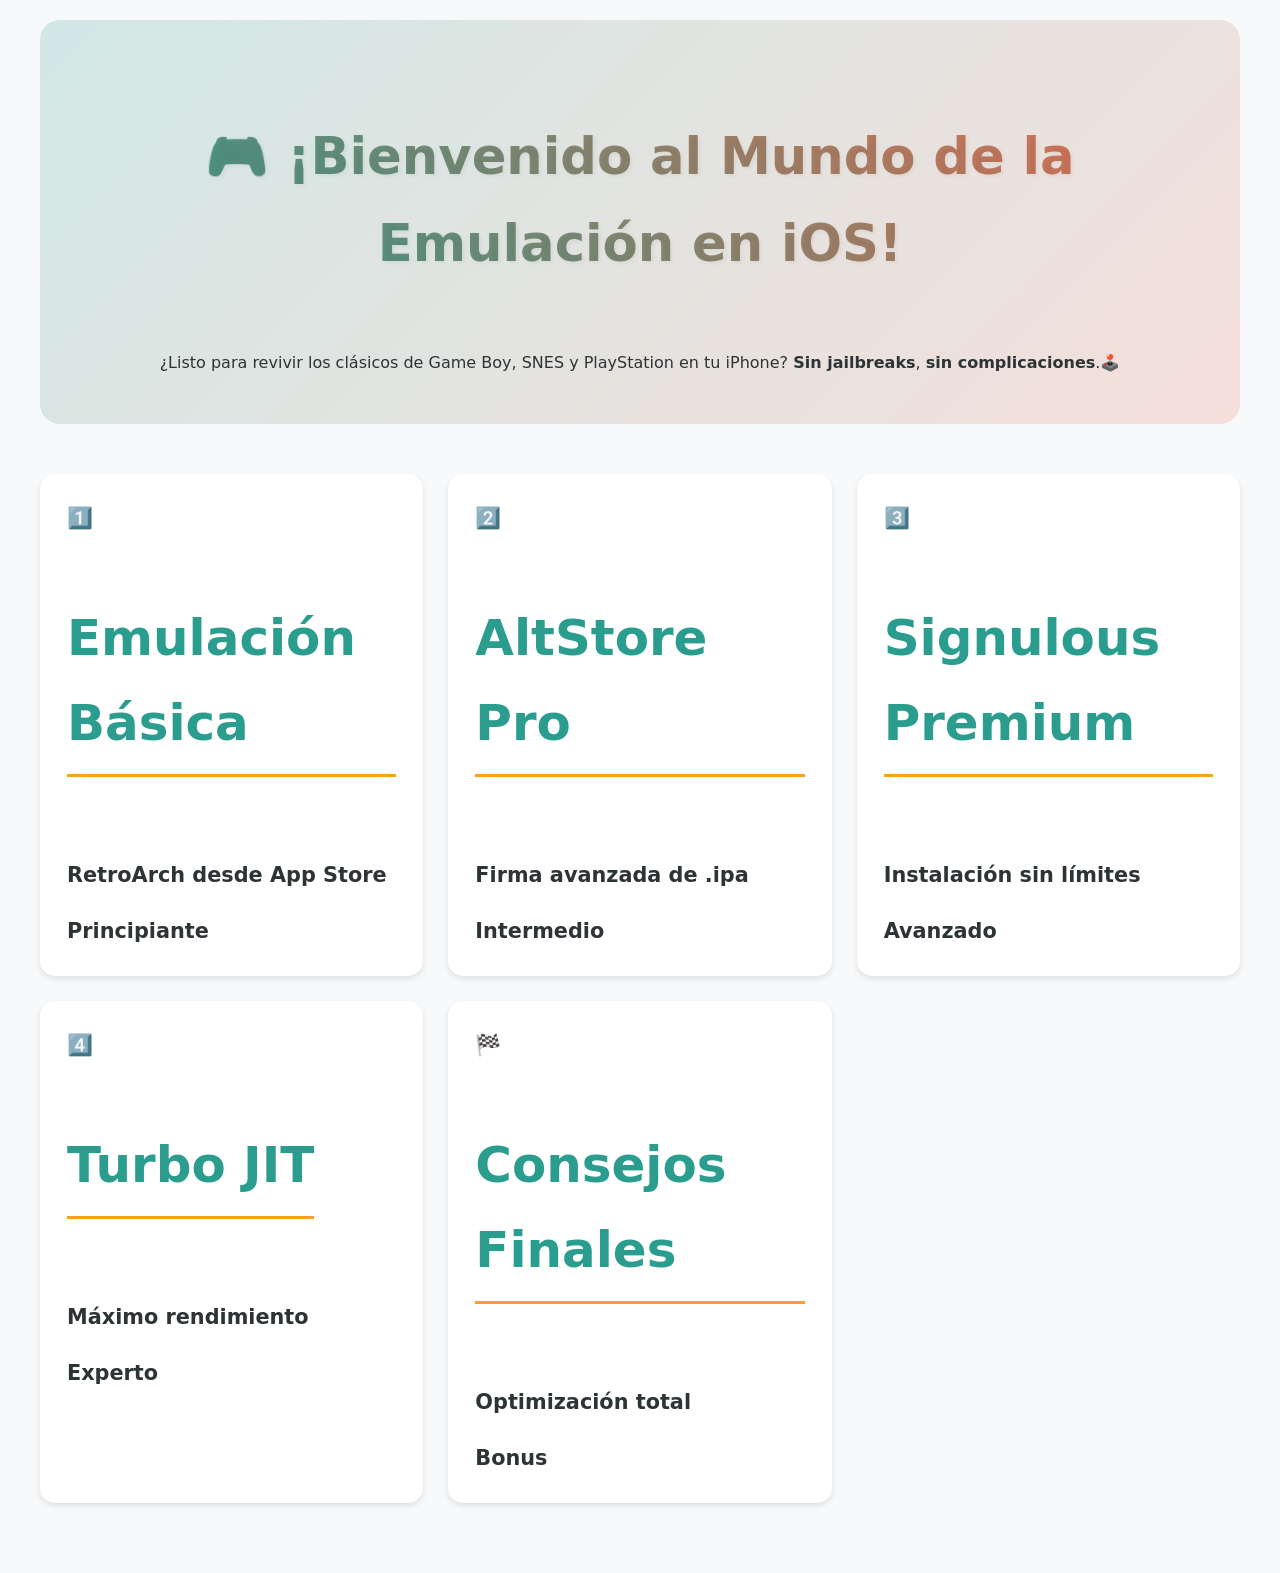
<file: index.html>
<!DOCTYPE html>
<html lang="es">
<head>
    <meta charset="UTF-8">
    <meta name="viewport" content="width=device-width, initial-scale=1.0">
    <title>Guía Completa de Emulación iOS</title>
    <link rel="stylesheet" href="styles/guia.css">
</head>
<body>
    <!-- Cabecera Mejorada -->
    <header class="header-capitulo">
        <h1>🎮 ¡Bienvenido al Mundo de la Emulación en iOS!</h1>
        <p class="intro">¿Listo para revivir los clásicos de Game Boy, SNES y PlayStation en tu iPhone? <strong>Sin jailbreaks</strong>, <strong>sin complicaciones</strong>.🕹️</p>
    </header>


    <!-- Listado de Capítulos -->
    <main>
        <ul class="lista-capitulos">
            <!-- Capítulo 1 -->
            <li class="capitulo-card">
                <a href="capitulos/01-appstore.html" class="boton-accion">
                    <span>1️⃣</span>
                    <div>
                        <h2>Emulación Básica</h2>
                        <p>RetroArch desde App Store</p>
                    </div>
                    <span class="etiqueta-nivel">Principiante</span>
                </a>
            </li>

            <!-- Capítulo 2 -->
            <li class="capitulo-card">
                <a href="capitulos/02-altstore.html" class="boton-accion">
                    <span>2️⃣</span>
                    <div>
                        <h2>AltStore Pro</h2>
                        <p>Firma avanzada de .ipa</p>
                    </div>
                    <span class="etiqueta-nivel">Intermedio</span>
                </a>
            </li>

            <!-- Capítulo 3 -->
            <li class="capitulo-card">
                <a href="capitulos/03-signulous.html" class="boton-accion">
                    <span>3️⃣</span>
                    <div>
                        <h2>Signulous Premium</h2>
                        <p>Instalación sin límites</p>
                    </div>
                    <span class="etiqueta-nivel">Avanzado</span>
                </a>
            </li>

            <!-- Capítulo 4 -->
            <li class="capitulo-card">
                <a href="capitulos/04-jit.html" class="boton-accion">
                    <span>4️⃣</span>
                    <div>
                        <h2>Turbo JIT</h2>
                        <p>Máximo rendimiento</p>
                    </div>
                    <span class="etiqueta-nivel">Experto</span>
                </a>
            </li>

            <!-- Capítulo Final -->
            <li class="capitulo-card">
                <a href="capitulos/99-despedida.html" class="boton-accion">
                    <span>🏁</span>
                    <div>
                        <h2>Consejos Finales</h2>
                        <p>Optimización total</p>
                    </div>
                    <span class="etiqueta-nivel">Bonus</span>
                </a>
            </li>
        </ul>
    </main>
</body>
</html>
</file>
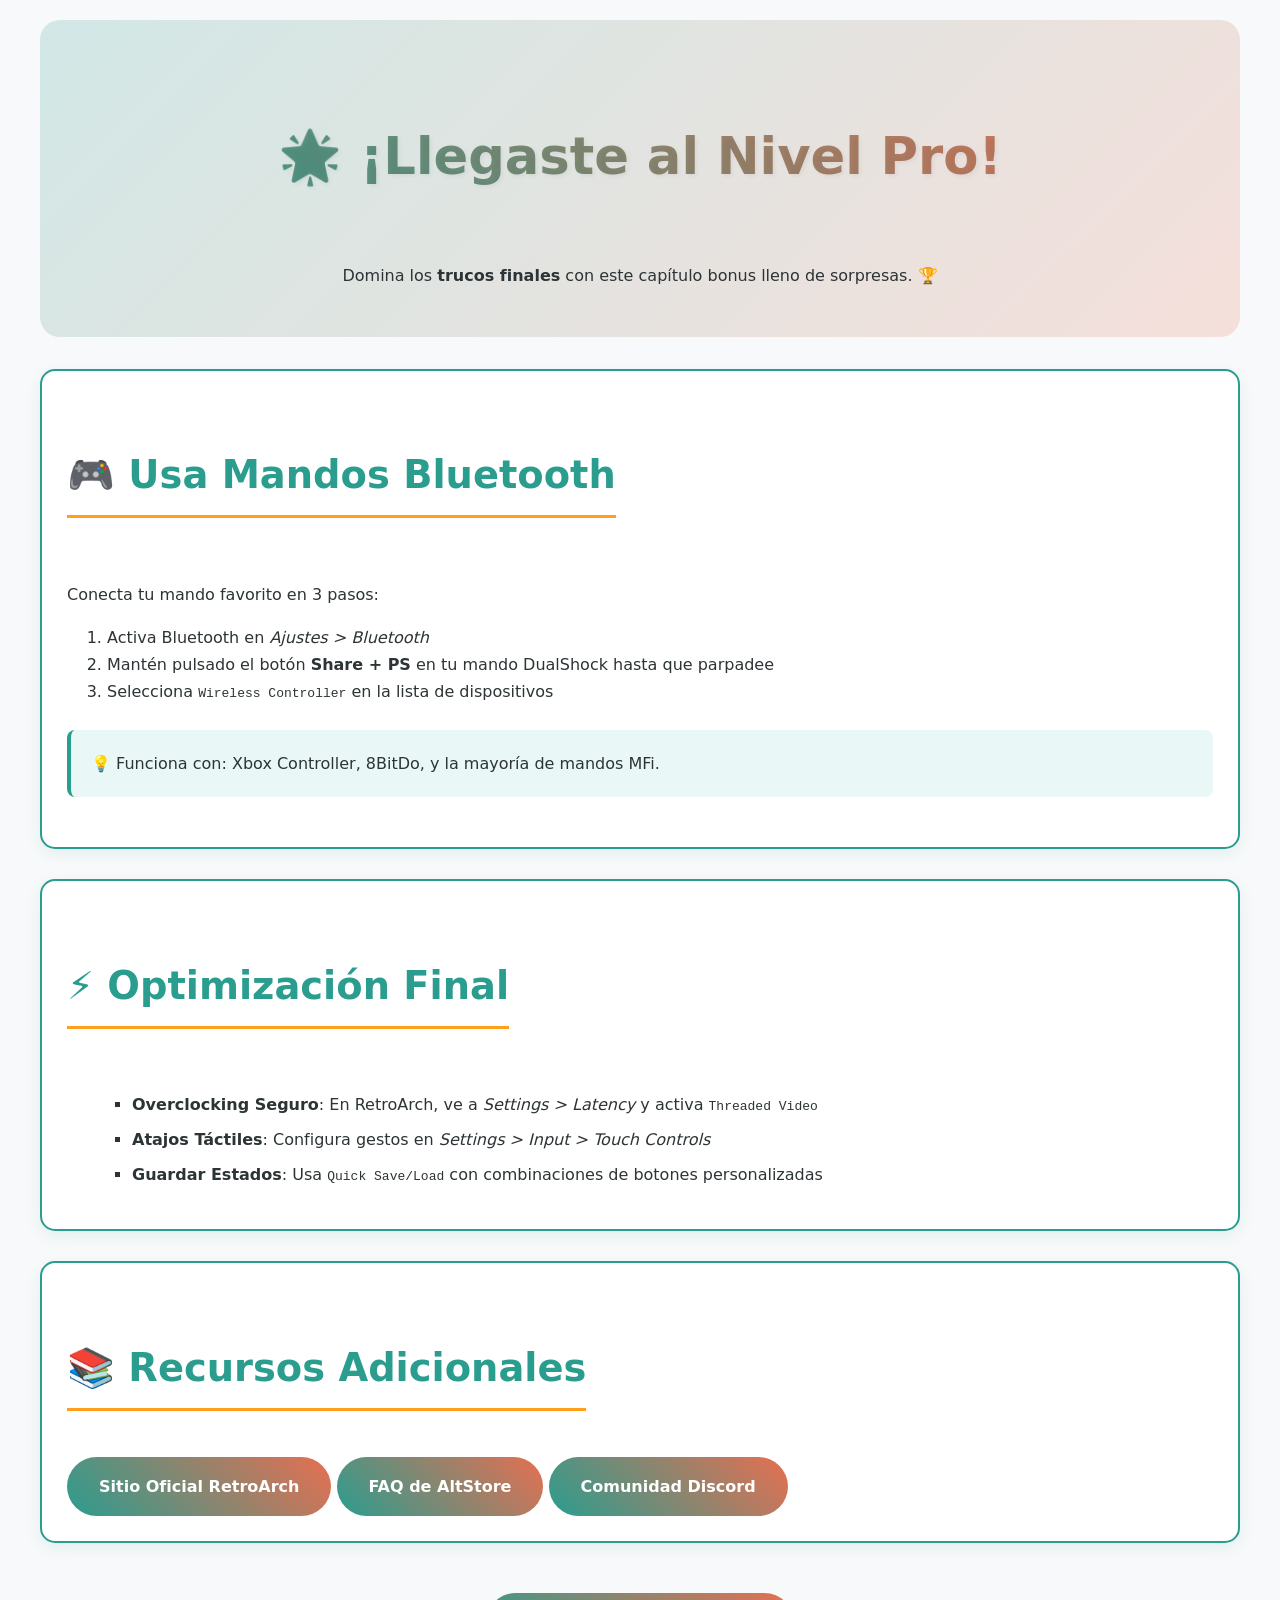
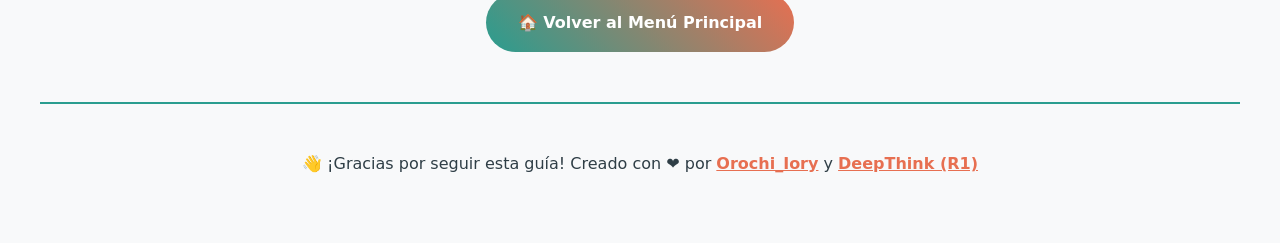
<file: capitulos/99-despedida.html>
<!DOCTYPE html>
<html lang="es">
<head>
    <meta charset="UTF-8">
    <meta name="viewport" content="width=device-width, initial-scale=1.0">
    <title>Capítulo Final: Últimos Consejos</title>
    <link rel="stylesheet" href="../styles/guia.css">
</head>
<body>
    <header class="header-capitulo">
        <h1>🌟 ¡Llegaste al Nivel Pro!</h1>
        <p class="intro">Domina los <strong>trucos finales</strong> con este capítulo bonus lleno de sorpresas. 🏆</p>
    </header>

    <main>
        <section class="pasos">
            <h2>🎮 Usa Mandos Bluetooth</h2>
            <p>Conecta tu mando favorito en 3 pasos:</p>
            <ol>
                <li>Activa Bluetooth en <em>Ajustes > Bluetooth</em></li>
                <li>Mantén pulsado el botón <strong>Share + PS</strong> en tu mando DualShock hasta que parpadee</li>
                <li>Selecciona <code>Wireless Controller</code> en la lista de dispositivos</li>
            </ol>
            <div class="pro-tip">
                💡 Funciona con: Xbox Controller, 8BitDo, y la mayoría de mandos MFi.
            </div>
        </section>

        <section class="pasos">
            <h2>⚡ Optimización Final</h2>
            <ul>
                <li><strong>Overclocking Seguro</strong>: En RetroArch, ve a <em>Settings > Latency</em> y activa <code>Threaded Video</code></li>
                <li><strong>Atajos Táctiles</strong>: Configura gestos en <em>Settings > Input > Touch Controls</em></li>
                <li><strong>Guardar Estados</strong>: Usa <code>Quick Save/Load</code> con combinaciones de botones personalizadas</li>
            </ul>
        </section>

        <section class="pasos">
            <h2>📚 Recursos Adicionales</h2>
            <div class="recursos-grid">
                <a href="https://retroarch.com" class="boton" target="_blank">Sitio Oficial RetroArch</a>
                <a href="https://altstore.io/faq/" class="boton" target="_blank">FAQ de AltStore</a>
                <a href="https://discord.gg/retrogaming" class="boton" target="_blank">Comunidad Discord</a>
            </div>
        </section>

        <div class="navegacion">
            <a href="../index.html" class="boton">🏠 Volver al Menú Principal</a>
        </div>
    </main>

    <footer>
        <p>👋 ¡Gracias por seguir esta guía! Creado con ❤️ por <a href="https://github.com/orochi_iory">Orochi_Iory</a> y <a href="https://github.com/deepthink">DeepThink (R1)</a></p>
    </footer>
</body>
</html>
</file>
<file: styles/guia.css>
/* ===== VARIABLES DE COLOR ===== */
:root {
    --color-primario: #2A9D8F;  /* Verde azulado */
    --color-secundario: #E76F51;  /* Coral */
    --fondo: #FFF8F0;  /* Blanco roto */
    --texto: #2F3E46;  /* Gris oscuro */
    --destacado: #FF9F1C;  /* Amarillo mostaza */
}

/* ===== ESTILOS GENERALES ===== */
body {
    font-family: 'Inter', system-ui, sans-serif;
    line-height: 1.7;
    max-width: 1000px;
    margin: 0 auto;
    padding: 30px;
    background: var(--fondo);
    color: var(--texto);
}

h1, h2, h3 {
    margin: 1.2em 0;
    font-weight: 800;
}

h1 {
    font-size: 3.2em;
    background: linear-gradient(45deg, var(--color-primario), var(--color-secundario));
    -webkit-background-clip: text;
    -webkit-text-fill-color: transparent;
    text-shadow: 2px 2px 4px rgba(0,0,0,0.05);
}

h2 {
    font-size: 2.4em;
    color: var(--color-primario);
    border-bottom: 3px solid var(--destacado);
    display: inline-block;
    padding-bottom: 8px;
}

/* ===== COMPONENTES ===== */
.pasos {
    background: rgba(255,255,255,0.95);
    padding: 25px;
    border-radius: 15px;
    margin: 30px 0;
    border: 2px solid var(--color-primario);
    box-shadow: 0 5px 15px rgba(42,157,143,0.1);
}

.pro-tip {
    background: #E9F8F6;
    border-left: 4px solid var(--color-primario);
    padding: 20px;
    margin: 25px 0;
    border-radius: 8px;
}

.aviso {
    background: #FFF3E8;
    border-left: 4px solid var(--destacado);
    padding: 20px;
    margin: 25px 0;
    border-radius: 8px;
}

/* ===== IMÁGENES RESPONSIVAS ===== */
.captura {
    display: block;
    max-width: 90%;
    height: auto;
    margin: 25px auto;
    border-radius: 12px;
    border: 2px solid var(--color-primario);
    box-shadow: 0 4px 12px rgba(0,0,0,0.1);
}

/* ===== VIDEOS RESPONSIVOS ===== */
.video-contenedor {
    position: relative;
    width: 100%;
    max-width: 800px;
    margin: 30px auto;
    aspect-ratio: 16/9;
}

.video-contenedor iframe {
    width: 100%;
    height: 100%;
    border-radius: 12px;
    border: 2px solid var(--color-secundario);
}

/* ===== NAVEGACIÓN ===== */
.navegacion {
    display: flex;
    gap: 20px;
    margin: 50px 0;
    flex-wrap: wrap;
    justify-content: center;
}

.boton {
    background: var(--color-secundario);
    color: white !important;
    padding: 12px 25px;
    border-radius: 30px;
    font-weight: 600;
    transition: all 0.3s;
    text-align: center;
}

.boton:hover {
    transform: translateY(-3px);
    box-shadow: 0 5px 15px rgba(231,111,81,0.3);
}

/* ===== TABLAS ===== */
.consolas-table {
    width: 100%;
    border-collapse: collapse;
    background: white;
    margin: 20px 0;
    border-radius: 12px;
    overflow: hidden;
    box-shadow: 0 3px 6px rgba(0,0,0,0.1);
}

.consolas-table th {
    background: var(--color-primario);
    color: white;
    padding: 15px;
    text-align: left;
}

.consolas-table td {
    padding: 12px;
    border-bottom: 1px solid #eee;
}

/* ===== RESPONSIVE ===== */
@media (max-width: 768px) {
    body {
        padding: 15px;
    }

    h1 {
        font-size: 2.5em;
    }

    h2 {
        font-size: 1.8em;
    }

    .captura {
        max-width: 100%;
        margin: 20px 0;
    }

    .video-contenedor {
        max-width: 100%;
    }

    .navegacion {
        gap: 10px;
    }
}

/* ===== FOOTER ===== */
footer {
    text-align: center;
    padding: 30px 0;
    margin-top: 50px;
    border-top: 2px solid var(--color-primario);
    color: var(--texto);
}

footer a {
    color: var(--color-secundario);
    font-weight: 600;
}

/* ===== COMPARATIVA DE VENTAJAS ===== */
.comparativa-grid {
    display: grid;
    grid-template-columns: repeat(auto-fit, minmax(250px, 1fr));
    gap: 20px;
    margin: 30px 0;
}

.ventaja {
    background: rgba(255,255,255,0.95);
    padding: 20px;
    border-radius: 12px;
    border: 2px solid var(--color-primario);
    text-align: center;
}

.ventaja h3 {
    color: var(--color-secundario);
    margin: 15px 0;
}

/* ===== ESTILOS PARA SUBSECCIONES ===== */
.pasos h3 {
    color: var(--color-secundario);
    font-size: 1.5em;
    margin: 20px 0 10px;
}

.pasos ul:not(.lista-conceptos) {
    margin-left: 25px;
    list-style: square;
}

.pasos ul li {
    margin: 8px 0;
}

/* ===== LISTAS ANIDADAS ===== */
.pasos ol ol {
    list-style: lower-latin;
    margin-left: 30px;
}

.pasos ol ol li {
    margin: 10px 0;
}

/* ===== NOTAS IMPORTANTES ===== */
.nota-critica {
    background: #ffebee;
    border-left: 4px solid #f44336;
    padding: 15px;
    margin: 20px 0;
    border-radius: 8px;
}

.nota-critica strong {
    color: #f44336;
}

/* ===== ESTILOS GENERALES ===== */
body {
    font-family: 'Inter', system-ui, sans-serif;
    background: #f8f9fa;
    color: #2d3436;
    line-height: 1.7;
    max-width: 1200px;
    margin: 0 auto;
    padding: 20px;
}

/* ===== PORTADA ===== */
.portada {
    text-align: center;
    padding: 40px 0;
    margin-bottom: 50px;
}

.portada h1 {
    font-size: 4em;
    background: linear-gradient(45deg, #2A9D8F, #E76F51);
    -webkit-background-clip: text;
    -webkit-text-fill-color: transparent;
    margin: 0;
    text-shadow: 2px 2px 4px rgba(0,0,0,0.1);
}

.subtitulo {
    font-size: 1.5em;
    color: #6c757d;
    margin: 20px auto;
    max-width: 800px;
}

/* ===== LISTA DE CAPÍTULOS ===== */
.lista-capitulos {
    list-style: none;
    padding: 0;
    display: grid;
    grid-template-columns: repeat(auto-fit, minmax(300px, 1fr));
    gap: 25px;
    margin: 50px 0;
}

.lista-capitulos li {
    background: white;
    border-radius: 15px;
    padding: 25px;
    transition: all 0.3s cubic-bezier(0.25, 0.8, 0.25, 1);
    border: 2px solid transparent;
    position: relative;
    box-shadow: 0 3px 6px rgba(0,0,0,0.1);
}

.lista-capitulos li:hover {
    transform: translateY(-5px);
    box-shadow: 0 10px 20px rgba(0,0,0,0.15);
    border-color: #2A9D8F;
}

.lista-capitulos a {
    text-decoration: none;
    color: inherit;
    display: block;
    font-size: 1.3em;
    font-weight: 600;
}

/* ===== ETIQUETA DE NIVEL ===== */
.nivel {
    position: absolute;
    top: -12px;
    right: -12px;
    background: #E76F51;
    color: white;
    padding: 8px 20px;
    border-radius: 25px;
    font-size: 0.9em;
    font-weight: bold;
    box-shadow: 0 2px 4px rgba(0,0,0,0.2);
}

/* ===== EFECTOS MÓVIL ===== */
@media (max-width: 768px) {
    .lista-capitulos li:active {
        transform: scale(0.98);
    }

    .portada h1 {
        font-size: 2.5em;
    }

    .lista-capitulos {
        grid-template-columns: 1fr;
    }

    .lista-capitulos li {
        padding: 20px;
    }
}

/* ===== ANIMACIONES EXTRA ===== */
@keyframes pulse {
    0% { transform: scale(1); }
    50% { transform: scale(1.02); }
    100% { transform: scale(1); }
}

.lista-capitulos li:nth-child(1) { animation: pulse 2s infinite; }
.lista-capitulos li:nth-child(3) { animation: pulse 2s infinite 0.5s; }

/* ===== MEJORAS PARA CAPÍTULOS ===== */
.header-capitulo {
    text-align: center;
    padding: 2rem;
    background: linear-gradient(135deg, #2A9D8F30, #E76F5130);
    border-radius: 20px;
    margin-bottom: 2rem;
}

.paso-detallado {
    display: grid;
    grid-template-columns: 1fr 1fr;
    gap: 2rem;
    align-items: center;
}

.bios-guia, .roms-tutorial {
    display: grid;
    grid-template-columns: 2fr 1fr;
    gap: 2rem;
}

.nucleos-table {
    width: 100%;
    margin: 2rem 0;
    border-collapse: collapse;
}

.nucleos-table th {
    background: var(--color-primario);
    color: white;
    padding: 1rem;
}

.nucleos-table td {
    padding: 0.8rem;
    border-bottom: 1px solid #eee;
}

.config-grid {
    display: grid;
    grid-template-columns: repeat(auto-fit, minmax(250px, 1fr));
    gap: 1.5rem;
}

.config-card {
    background: #ffffff;
    padding: 1.5rem;
    border-radius: 15px;
    border: 2px solid var(--color-primario);
}

/* ===== EFECTOS DE IMÁGENES ===== */
.captura {
    max-width: 600px;
    border: 3px solid var(--color-primario);
    border-radius: 20px;
    transition: transform 0.3s;
    cursor: zoom-in;
}

.captura:hover {
    transform: scale(1.02);
}

/* ===== BOTONES MEJORADOS ===== */
.boton {
    background: linear-gradient(45deg, var(--color-primario), var(--color-secundario));
    color: white !important;
    padding: 1rem 2rem;
    border-radius: 50px;
    display: inline-flex;
    align-items: center;
    gap: 0.5rem;
    transition: all 0.3s;
    text-decoration: none !important;
}

.boton:hover {
    transform: translateY(-3px);
    box-shadow: 0 5px 15px rgba(231, 111, 81, 0.3);
}

/* ===== RESPONSIVE ===== */
@media (max-width: 768px) {
    .paso-detallado, .bios-guia, .roms-tutorial {
        grid-template-columns: 1fr;
    }
    
    .captura {
        max-width: 100%;
    }
}
</file>
